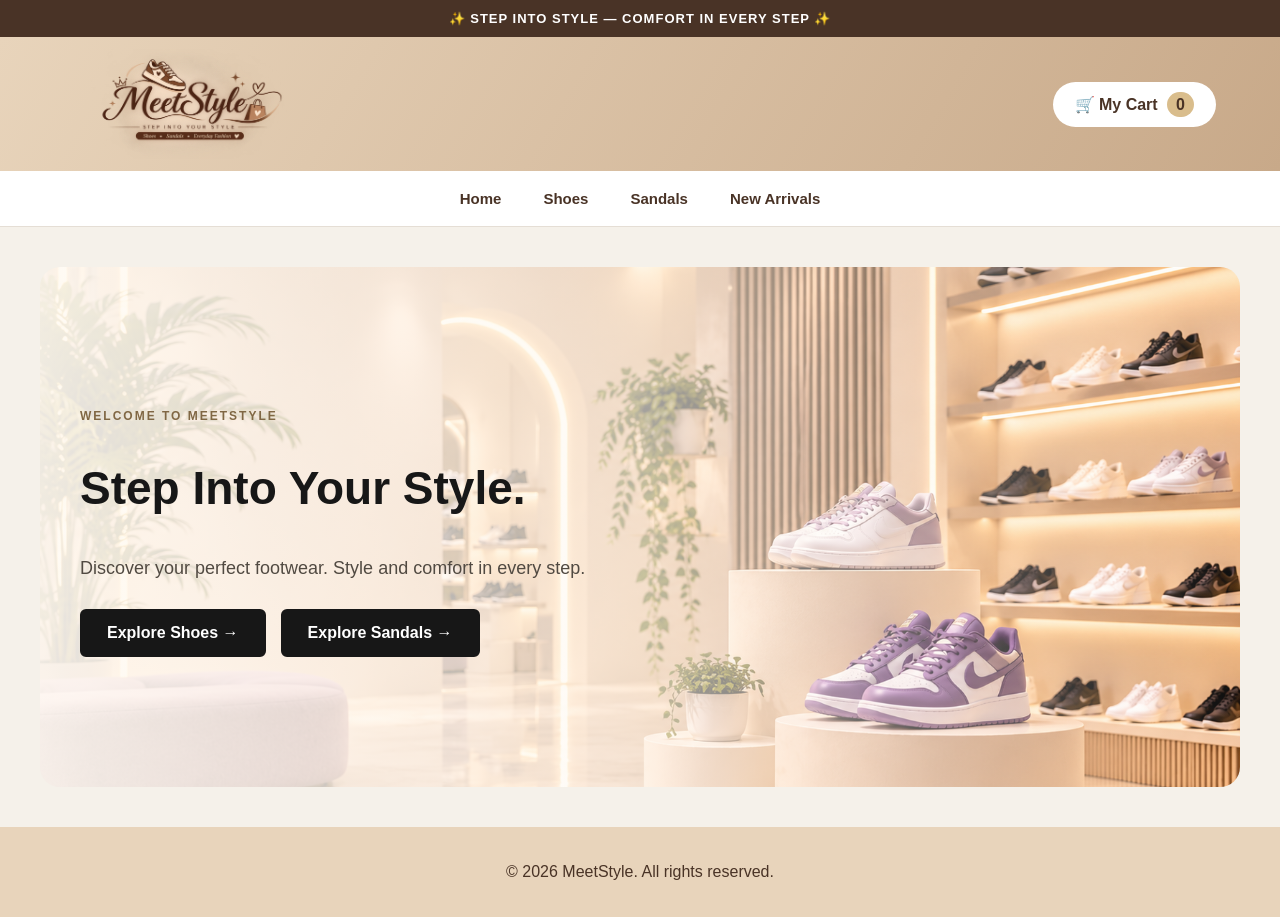
<file: index.html>
<!DOCTYPE html>
<html>
<head>
    <title>MeetStyle</title>
    <meta http-equiv="refresh" content="0; url=HTML_Basic/index.html">
</head>
<body>
    <p>Opening MeetStyle...</p>
</body>
</html>
</file>
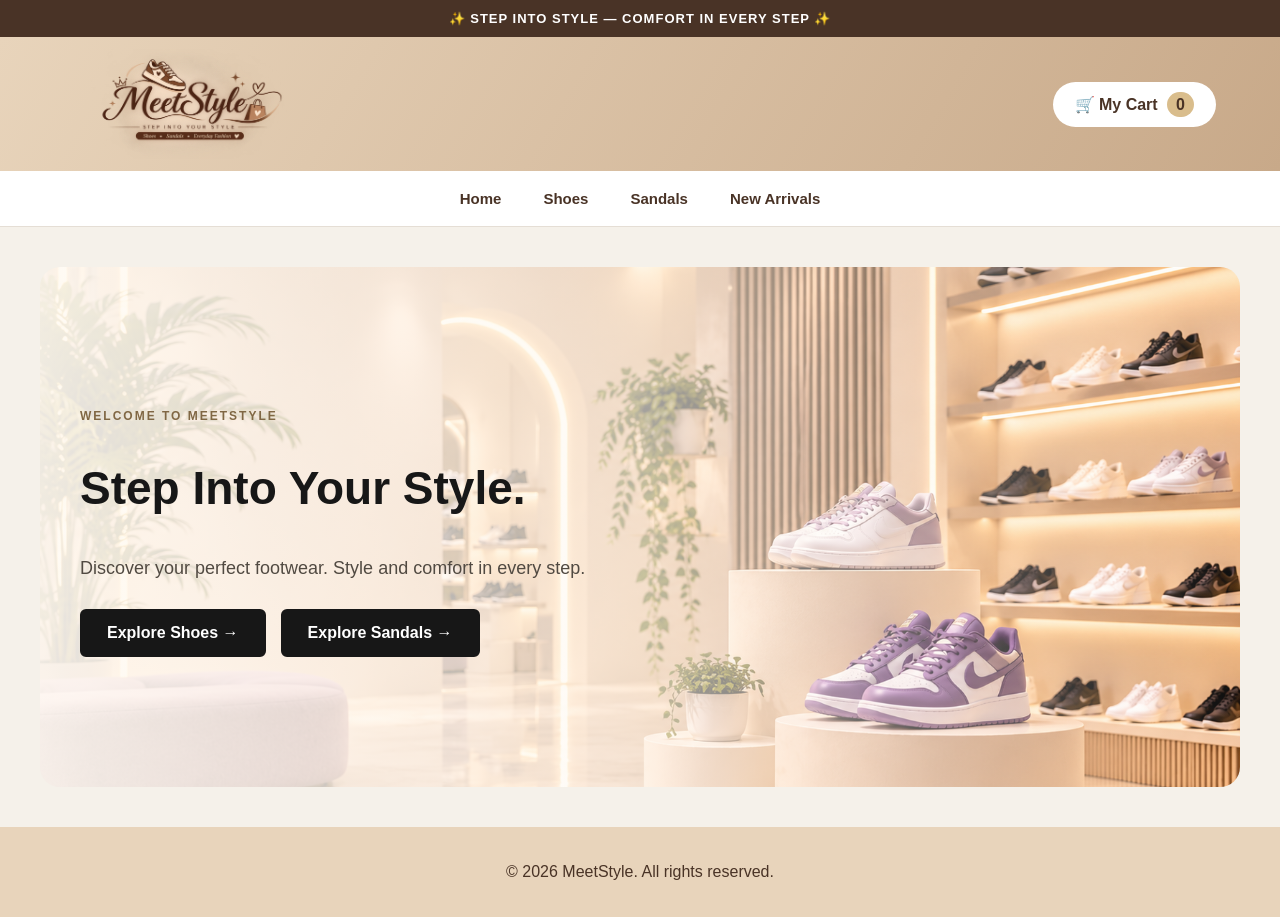
<file: HTML_Basic/index.html>
<!DOCTYPE html>
<html lang="en">

<head>
    <meta charset="UTF-8">
    <meta name="viewport" content="width=device-width, initial-scale=1.0">
    <title>MeetStyle - Shoes & Sandals</title>
    <link rel="stylesheet" href="style.css">
    
<header class="store-header">

    <!-- Top Announcement -->
    <div class="announcement-bar">
    ✨ STEP INTO STYLE — COMFORT IN EVERY STEP ✨
</div>

    <!-- Logo and Cart -->
    <div class="store-mainbar">

        <a href="index.html" class="store-logo">
            <img src="images/MeetStyle-logo.png.png"
                 alt="MeetStyle"
                 class="meetstyle-logo-image">
        </a>

        <div class="store-cart">
            <a href="cart.html">
                🛒 My Cart
                <span id="header-cart-count">0</span>
            </a>
        </div>

    </div>

    <!-- Main Navigation -->
    <nav class="store-navigation">
        <a href="index.html">Home</a>
        <a href="shoes.html">Shoes</a>
        <a href="sandals.html">Sandals</a>
        <a href="shoes-collection.html">New Arrivals</a>
       
    </nav>

</header>


</header>


    <main class="home-page">

        <section class="home-hero">

            <div class="home-hero-content">

                <p class="hero-label">WELCOME TO MEETSTYLE</p>

                <h2>Step Into Your Style.</h2>

                <p>
                    Discover your perfect footwear.
                    Style and comfort in every step.
                </p>

                <div class="home-buttons">
                    <a href="shoes.html" class="shop-btn">
                        Explore Shoes →
                    </a>

                    <a href="collections.html#sandals" class="shop-btn">
                        Explore Sandals →
                    </a>
                </div>

            </div>

        </section>

    </main>

    <footer>
        <p>© 2026 MeetStyle. All rights reserved.</p>
    </footer>

    <script src="script.js"></script>

</body>
</html>
</file>
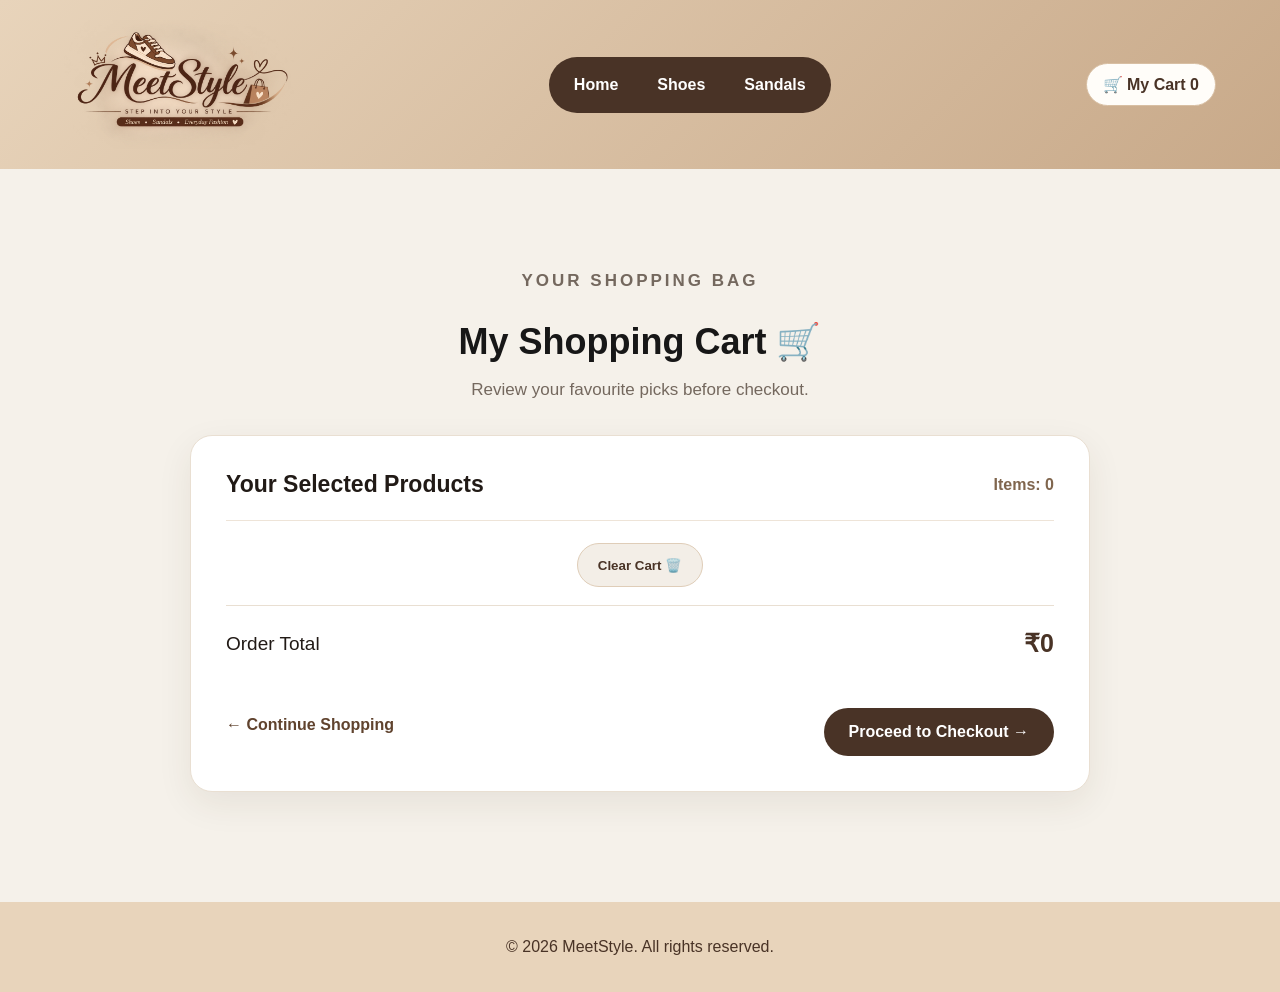
<file: HTML_Basic/cart.html>
<!DOCTYPE html>
<html lang="en">

<head>
    <meta charset="UTF-8">
    <meta name="viewport" content="width=device-width, initial-scale=1.0">
    <title>My Cart - MeetStyle</title>
    <link rel="stylesheet" href="style.css">
</head>

<body>

    <header class="site-header">
        <div class="header-brand">
            <img src="images/MeetStyle-logo.png.png"
                 alt="MeetStyle"
                 class="meetstyle-logo-image">
        </div>

        <nav>
            <a href="index.html">Home</a>
            <a href="shoes.html">Shoes</a>
            <a href="sandals.html">Sandals</a>
        </nav>

        <a href="cart.html" class="cart-badge">
            🛒 My Cart <span id="header-cart-count">0</span>
        </a>
    </header>

    <main class="cart-page">

        <section class="cart-heading">
            <p class="cart-eyebrow">YOUR SHOPPING BAG</p>
            <h1>My Shopping Cart 🛒</h1>
            <p>Review your favourite picks before checkout.</p>
        </section>

        <section class="cart-card">

            <div class="cart-card-heading">
                <h2>Your Selected Products</h2>
                <span class="cart-item-count">
                    Items: <span id="cart-count">0</span>
                </span>
            </div>

            <ul id="cart-items"></ul>

            <div class="cart-actions">
                <button type="button"
                        class="clear-cart-btn"
                        onclick="clearCart()">
                    Clear Cart 🗑️
                </button>
            </div>

            <div class="cart-total-row">
                <span>Order Total</span>
                <strong>₹<span id="cart-total">0</span></strong>
            </div>

            <div class="cart-bottom-actions">
                <a href="index.html" class="continue-shopping">
                    ← Continue Shopping
                </a>

                <a href="checkout.html" class="checkout-btn">
                    Proceed to Checkout →
                </a>
            </div>

        </section>

    </main>

    <footer>
        <p>© 2026 MeetStyle. All rights reserved.</p>
    </footer>

    <script src="script.js"></script>

</body>
</html>
</file>
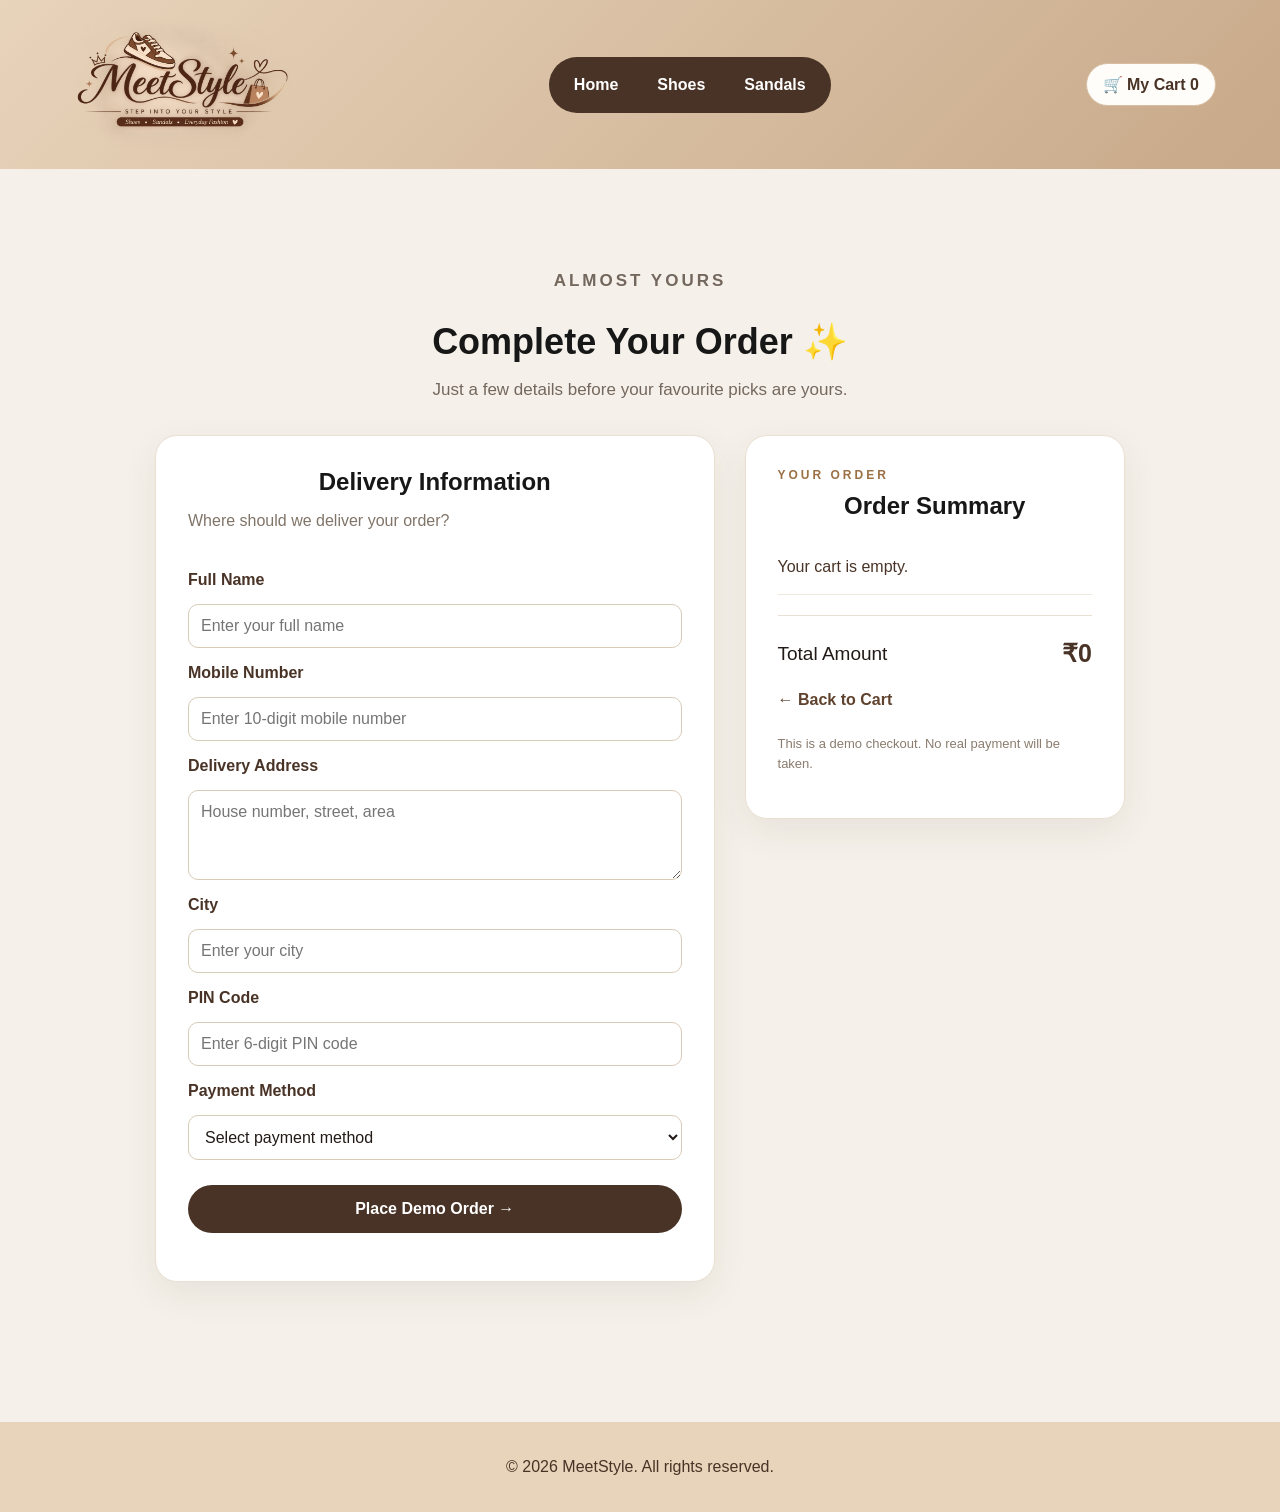
<file: HTML_Basic/checkout.html>
<!DOCTYPE html>
<html lang="en">

<head>
    <meta charset="UTF-8">
    <meta name="viewport" content="width=device-width, initial-scale=1.0">
    <title>Checkout - MeetStyle</title>
    <link rel="stylesheet" href="style.css">
</head>

<body>

    <header class="site-header">
        <div class="header-brand">
            <img src="images/MeetStyle-logo.png.png"
                 alt="MeetStyle"
                 class="meetstyle-logo-image">
        </div>

        <nav>
            <a href="index.html">Home</a>
            <a href="shoes.html">Shoes</a>
            <a href="sandals.html">Sandals</a>
        </nav>

        <a href="cart.html" class="cart-badge">
            🛒 My Cart <span id="header-cart-count">0</span>
        </a>
    </header>

    <main class="checkout-page">

        <section class="checkout-heading">
            <p class="cart-eyebrow">ALMOST YOURS</p>
            <h1>Complete Your Order ✨</h1>
            <p>Just a few details before your favourite picks are yours.</p>
        </section>

        <div class="checkout-layout">

            <section class="checkout-form-section">
                <h2>Delivery Information</h2>
                <p class="checkout-card-subtitle">
                    Where should we deliver your order?
                </p>

                <form id="checkout-form">

                    <label for="customer-name">Full Name</label>
                    <input
                        type="text"
                        id="customer-name"
                        placeholder="Enter your full name"
                        required
                    >

                    <label for="customer-phone">Mobile Number</label>
                    <input
                        type="tel"
                        id="customer-phone"
                        placeholder="Enter 10-digit mobile number"
                        pattern="[0-9]{10}"
                        maxlength="10"
                        required
                    >

                    <label for="customer-address">Delivery Address</label>
                    <textarea
                        id="customer-address"
                        placeholder="House number, street, area"
                        required
                    ></textarea>

                    <label for="customer-city">City</label>
                    <input
                        type="text"
                        id="customer-city"
                        placeholder="Enter your city"
                        required
                    >

                    <label for="customer-pincode">PIN Code</label>
                    <input
                        type="text"
                        id="customer-pincode"
                        placeholder="Enter 6-digit PIN code"
                        pattern="[0-9]{6}"
                        maxlength="6"
                        required
                    >

                    <label for="payment-method">Payment Method</label>
                    <select id="payment-method" required>
                        <option value="">Select payment method</option>
                        <option value="cod">Cash on Delivery</option>
                        <option value="upi">UPI (Demo Only)</option>
                    </select>

                    <button type="submit" class="checkout-submit">
                        Place Demo Order →
                    </button>

                </form>

                <p id="checkout-message" role="status"></p>
            </section>

            <aside class="checkout-summary">

                <p class="summary-eyebrow">YOUR ORDER</p>
                <h2>Order Summary</h2>

                <ul id="checkout-items"></ul>

                <div class="summary-total">
                    <span>Total Amount</span>
                    <strong>₹<span id="checkout-total">0</span></strong>
                </div>

                <a href="cart.html" class="back-to-cart">
                    ← Back to Cart
                </a>

                <p class="demo-note">
                    This is a demo checkout. No real payment will be taken.
                </p>

            </aside>

        </div>

    </main>

    <footer>
        <p>© 2026 MeetStyle. All rights reserved.</p>
    </footer>

    <script src="script.js"></script>

    <script>
        let checkoutCart =
            JSON.parse(localStorage.getItem("stepStyleCart")) || [];

        const checkoutItems =
            document.getElementById("checkout-items");

        const checkoutTotal =
            document.getElementById("checkout-total");

        const checkoutMessage =
            document.getElementById("checkout-message");

        function showOrderSummary() {

            checkoutItems.innerHTML = "";

            let total = 0;

            if (checkoutCart.length === 0) {
                const emptyItem = document.createElement("li");
                emptyItem.textContent = "Your cart is empty.";
                checkoutItems.appendChild(emptyItem);
            }

            checkoutCart.forEach(function(product) {

                const item = document.createElement("li");

                item.textContent =
                    product.name + " - ₹" +
                    Number(product.price).toLocaleString("en-IN");

                checkoutItems.appendChild(item);

                total += Number(product.price) || 0;
            });

            checkoutTotal.textContent =
                total.toLocaleString("en-IN");
        }

        showOrderSummary();

        document.getElementById("checkout-form")
            .addEventListener("submit", function(event) {

                event.preventDefault();

                if (checkoutCart.length === 0) {
                    checkoutMessage.textContent =
                        "Your cart is empty. Please add a product first.";
                    return;
                }

                checkoutMessage.textContent =
                    "Demo order form submitted successfully! " +
                    "No real order was placed and no payment was taken.";
            });
    </script>

</body>
</html>
</file>
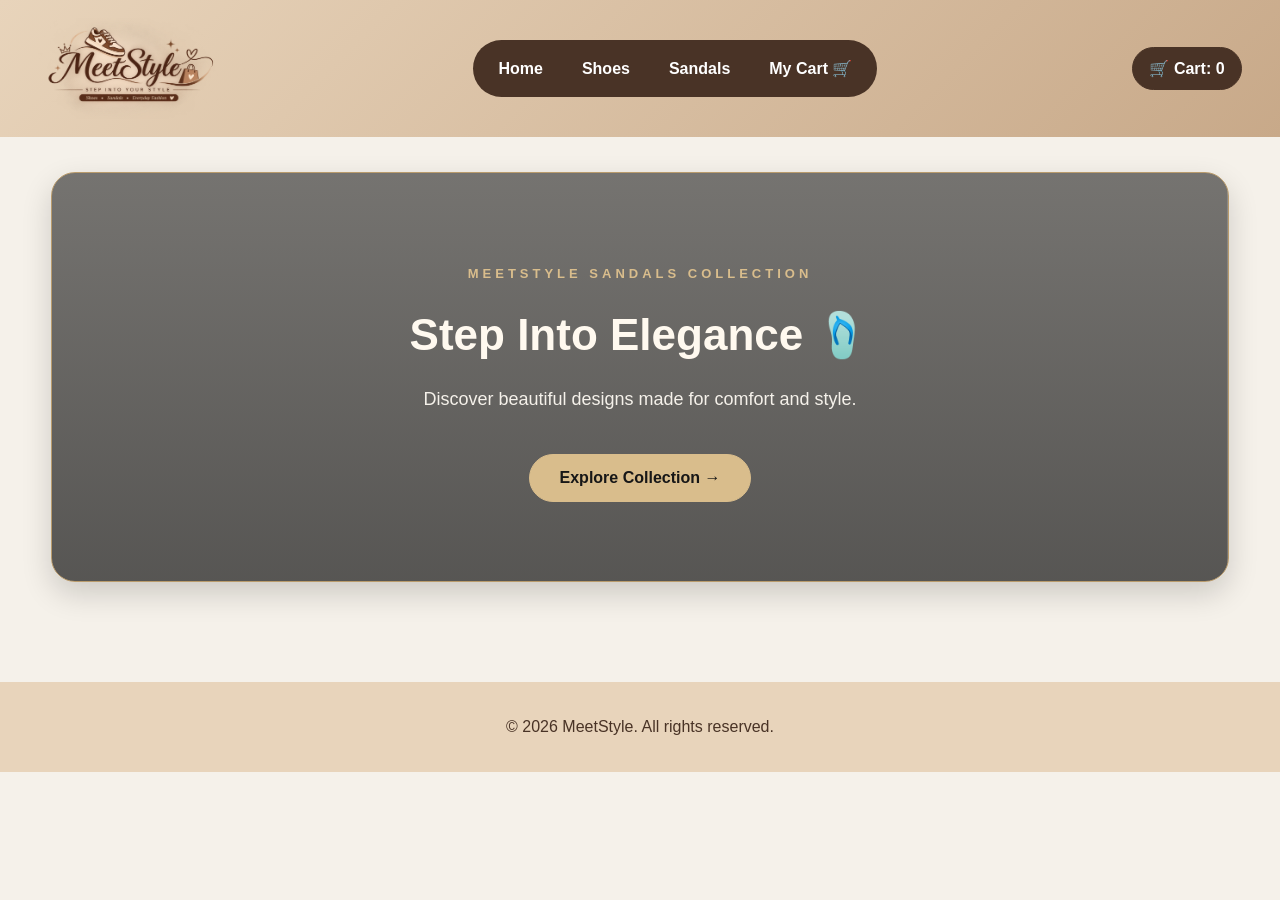
<file: HTML_Basic/collections.html>
<!DOCTYPE html>
<html lang="en">
<head>
    <meta charset="UTF-8">
    <meta name="viewport" content="width=device-width, initial-scale=1.0">
    <title>MeetStyle - Sandals</title>
    <link rel="stylesheet" href="style.css">
</head>
<body>

<header class="site-header collection-header">
    <div class="header-brand">
        <img src="images/MeetStyle-logo.png.png"
             alt="MeetStyle"
             class="meetstyle-logo-image">
    </div>

    <nav>
        <a href="index.html">Home</a>
        <a href="shoes.html">Shoes</a>
        <a href="sandals.html">Sandals</a>
        <a href="cart.html">My Cart 🛒</a>
    </nav>

    <div class="cart-badge">
        🛒 Cart: <span id="header-cart-count">0</span>
    </div>
</header>

<main class="collection-page sandals-page">
    <section class="collection-hero sandals-hero">
        <p class="featured-label">MEETSTYLE SANDALS COLLECTION</p>
        <h1>Step Into Elegance 🩴</h1>
        <p>Discover beautiful designs made for comfort and style.</p>

        <a href="collections.html" class="hero-shop-btn">
            Explore Collection →
        </a>
    </section>
</main>

<footer>
    <p>© 2026 MeetStyle. All rights reserved.</p>
</footer>

<script src="script.js"></script>
</body>
</html>
</file>
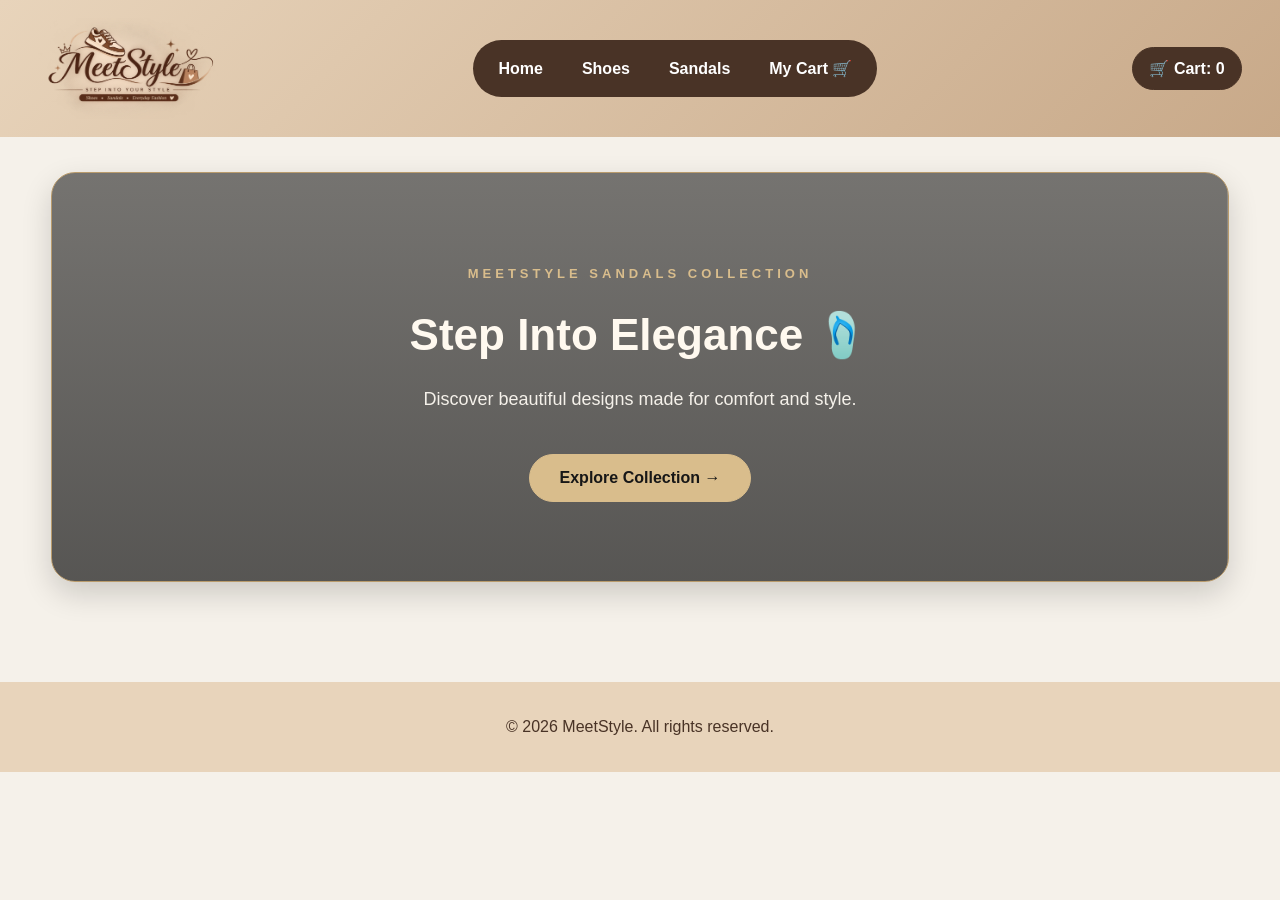
<file: HTML_Basic/sandals.html>
<!DOCTYPE html>
<html lang="en">
<head>
    <meta charset="UTF-8">
    <meta name="viewport" content="width=device-width, initial-scale=1.0">
    <title>MeetStyle - Sandals</title>
    <link rel="stylesheet" href="style.css">
</head>
<body>

<header class="site-header collection-header">
    <div class="header-brand">
        <img src="images/MeetStyle-logo.png.png"
             alt="MeetStyle"
             class="meetstyle-logo-image">
    </div>

    <nav>
        <a href="index.html">Home</a>
        <a href="shoes.html">Shoes</a>
        <a href="sandals.html">Sandals</a>
        <a href="cart.html">My Cart 🛒</a>
    </nav>

    <div class="cart-badge">
        🛒 Cart: <span id="header-cart-count">0</span>
    </div>
</header>

<main class="collection-page sandals-page">
    <section class="collection-hero sandals-hero">
        <p class="featured-label">MEETSTYLE SANDALS COLLECTION</p>
        <h1>Step Into Elegance 🩴</h1>
        <p>Discover beautiful designs made for comfort and style.</p>

        <a href="sandals-collection.html" class="hero-shop-btn">
    Explore Collection →
</a>
    </section>
</main>

<footer>
    <p>© 2026 MeetStyle. All rights reserved.</p>
</footer>

<script src="script.js"></script>
</body>
</html>
</file>
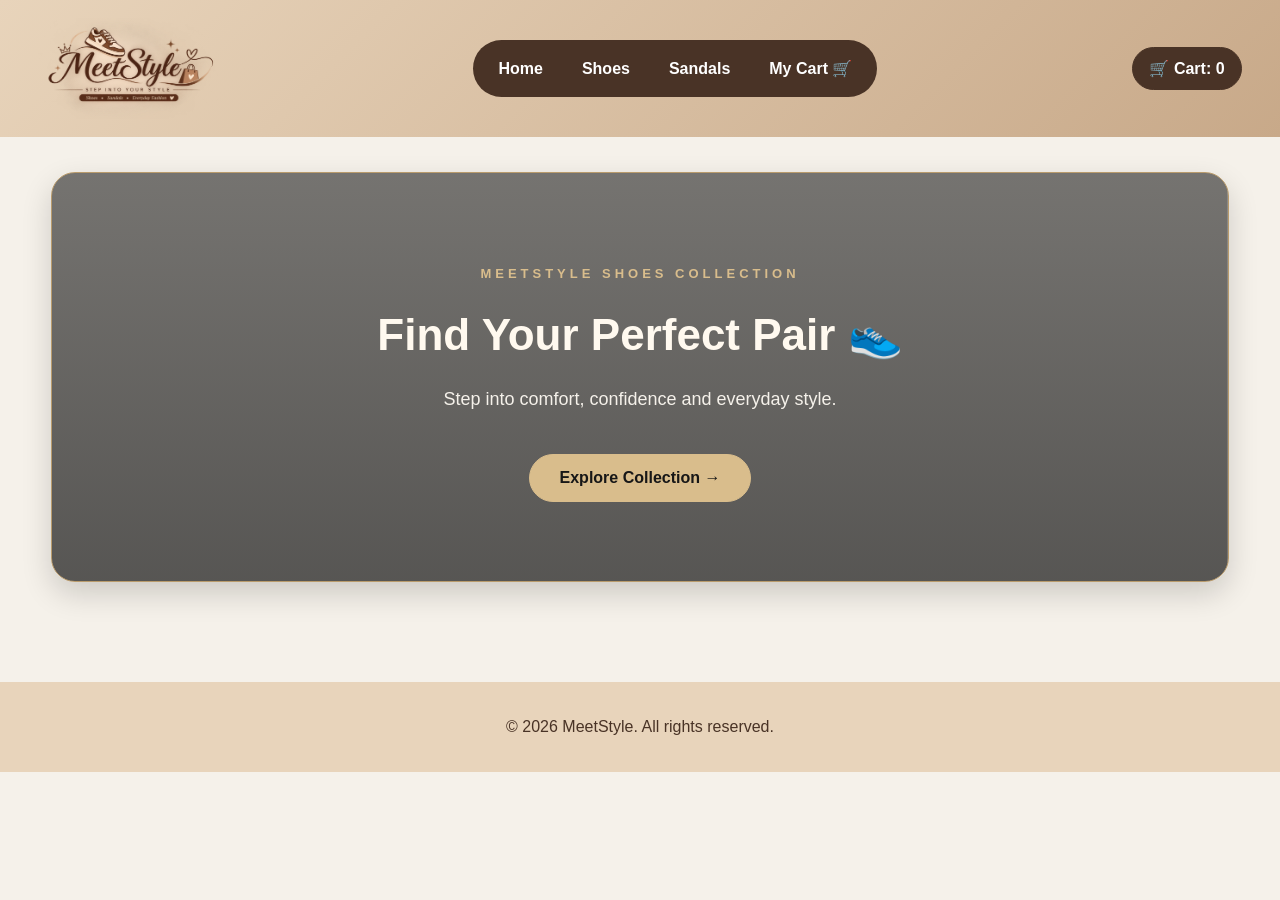
<file: HTML_Basic/shoes.html>
<!DOCTYPE html>
<html lang="en">
<head>
    <meta charset="UTF-8">
    <meta name="viewport" content="width=device-width, initial-scale=1.0">
    <title>MeetStyle - Shoes</title>
    <link rel="stylesheet" href="style.css">
</head>
<body>

<header class="site-header collection-header">
    <div class="header-brand">
        <img src="images/MeetStyle-logo.png.png"
             alt="MeetStyle"
             class="meetstyle-logo-image">
    </div>

    <nav>
        <a href="index.html">Home</a>
        <a href="shoes.html">Shoes</a>
        <a href="sandals.html">Sandals</a>
        <a href="cart.html">My Cart 🛒</a>
    </nav>

    <div class="cart-badge">
        🛒 Cart: <span id="header-cart-count">0</span>
    </div>
</header>

<main class="collection-page shoes-page">
    <section class="collection-hero shoes-hero">
        <p class="featured-label">MEETSTYLE SHOES COLLECTION</p>
        <h1>Find Your Perfect Pair 👟</h1>
        <p>Step into comfort, confidence and everyday style.</p>

       <a href="shoes-collection.html" class="hero-shop-btn">
    Explore Collection →
</a>
    </section>
</main>

<footer>
    <p>© 2026 MeetStyle. All rights reserved.</p>
</footer>

<script src="script.js"></script>
</body>
</html>
</file>
<file: HTML_Basic/style.css>
/* =========================================
   MEETSTYLE - COMPLETE CLEAN CSS
   Theme: Black + Ivory + Champagne Gold
   Navigation: Mocha Brown
========================================= */


/* 1. COMMON SETTINGS */

* {
    box-sizing: border-box;
}

html {
    width: 100%;
    overflow-x: hidden;
    scroll-behavior: smooth;
}

body {
    margin: 0;
    font-family: Arial, sans-serif;
    background-color: #F5F1EA;
    color: #171717;
}

img {
    max-width: 100%;
}

button {
    font-family: inherit;
    cursor: pointer;
    min-height: 44px;
}

a {
    transition: 0.3s ease;
}


/* 2. COMMON HEADER AND NAVIGATION */

.site-header {
    width: 100%;
    min-height: 120px;
    padding: 20px 5%;
    display: flex;
    align-items: center;
    justify-content: space-between;
    gap: 20px;
    background: linear-gradient(135deg, #E8D4BB, #C8A989);
    color: #171717;
}

.header-brand {
    display: flex;
    align-items: center;
    justify-content: center;
    flex-shrink: 0;
}

.meetstyle-logo {
    font-family: "Brush Script MT", "Segoe Script", cursive;
    font-size: 58px;
    font-weight: 600;
    color: #493326;
    margin: 0;
}

.meetstyle-logo-image {
    display: block;
    width: 230px;
    max-width: 100%;
    height: auto;
}

.site-header nav {
    display: flex;
    align-items: center;
    justify-content: center;
    flex-wrap: wrap;
    gap: 5px;
    padding: 8px;
    background: #493326;
    border-radius: 30px;
}

.site-header nav a {
    padding: 11px 17px;
    color: #FFFFFF;
    text-decoration: none;
    font-weight: bold;
    border-radius: 25px;
}

.site-header nav a:hover {
    color: #171717;
    background: #D9BD8C;
}

.site-header .cart-badge {
    padding: 11px 16px;
    background: #FFFDF9;
    color: #493326;
    border: 1px solid #D8BFA3;
    border-radius: 25px;
    font-weight: bold;
    white-space: nowrap;
}


/* 3. MAIN CONTENT */

main {
    width: 100%;
    padding: 30px 20px;
    text-align: center;
}

main > h2 {
    color: #171717;
    font-size: 30px;
    margin-bottom: 10px;
}

main > p {
    color: #655C51;
}


/* 4. PRODUCT CONTAINER */

.product-container {
    display: flex;
    flex-wrap: wrap;
    justify-content: center;
    align-items: stretch;
    gap: 28px;
    padding: 30px 10px;
}

.product-card {
    width: 335px;
    max-width: 100%;
    padding: 20px;
    background: #FFFFFF;
    border: 1px solid #E7DFD2;
    border-radius: 20px;
    box-shadow: 0 7px 22px rgba(0, 0, 0, 0.08);
    text-align: center;
    transition: 0.3s ease;
}

.product-card:hover {
    transform: translateY(-5px);
    box-shadow: 0 12px 28px rgba(0, 0, 0, 0.13);
}

.product-card img {
    display: block;
    width: 100%;
    height: 220px;
    object-fit: contain;
    background: #F5F1EA;
    border-radius: 14px;
    margin-bottom: 18px;
}

.product-card h3 {
    color: #171717;
    margin: 12px 0;
    font-size: 21px;
}

.product-card p {
    color: #806744;
    font-size: 19px;
    font-weight: bold;
}


/* 5. PRODUCT BUTTONS */

.product-card button {
    width: 100%;
    margin-top: 10px;
    padding: 12px 20px;
    background: #171717;
    color: #FFFFFF;
    border: 1px solid #171717;
    border-radius: 25px;
    font-size: 15px;
    font-weight: bold;
    transition: 0.3s ease;
}

.product-card button:hover {
    background: #D9BD8C;
    color: #171717;
    border-color: #D9BD8C;
}

.product-card .details-btn {
    background: #D9BD8C;
    color: #171717;
    border: 1px solid #D9BD8C;
}

.product-card .details-btn:hover {
    background: #171717;
    color: #FFFFFF;
    border-color: #171717;
}


/* 6. SEARCH BAR
   Kept for pages that still use search.
   Shoes and Sandals pages do not have search.
*/

.search-container {
    width: 100%;
    max-width: 450px;
    margin: 25px auto 10px;
}

#searchInput {
    width: 100%;
    padding: 14px 18px;
    border: 1px solid #CBB895;
    border-radius: 30px;
    background: #FFFFFF;
    color: #171717;
    font-size: 16px;
    outline: none;
}

#searchInput:focus {
    border-color: #806744;
    box-shadow: 0 0 8px rgba(128, 103, 68, 0.15);
}


/* 7. CATEGORY FILTER */

.category-filter {
    display: flex;
    justify-content: center;
    flex-wrap: wrap;
    gap: 12px;
    margin: 25px 0 10px;
}

.category-btn {
    padding: 11px 20px;
    border: 1px solid #CBB895;
    border-radius: 25px;
    background: #FFFFFF;
    color: #171717;
    font-size: 15px;
    font-weight: bold;
    transition: 0.3s ease;
}

.category-btn:hover,
.category-btn.active {
    background: #493326;
    color: #FFFFFF;
}


/* 8. SHOPPING CART */

#cart {
    width: 100%;
    max-width: 700px;
    margin: 20px auto 35px;
    padding: 25px;
    background: #FFFFFF;
    border: 1px solid #E7DFD2;
    border-radius: 20px;
    box-shadow: 0 7px 22px rgba(0, 0, 0, 0.08);
    text-align: left;
}

#cart h2 {
    color: #171717;
    text-align: center;
}

#cart ul {
    padding-left: 25px;
}

#cart li {
    padding: 10px 0;
    margin-bottom: 8px;
    line-height: 1.8;
    overflow-wrap: anywhere;
}

#cart li button,
#cart > button {
    background: #D9BD8C;
    color: #171717;
    border: none;
    border-radius: 20px;
    padding: 9px 15px;
    font-weight: bold;
}

#cart li button {
    margin-left: 8px;
}

#cart li button:hover,
#cart > button:hover {
    background: #171717;
    color: #FFFFFF;
}

#cart h3 {
    color: #171717;
    border-top: 1px solid #E7DFD2;
    padding-top: 15px;
}


/* 9. REVIEWS */

#reviews {
    width: 100%;
    max-width: 700px;
    margin: 30px auto;
    padding: 25px;
    background: #FFFFFF;
    border: 1px solid #E7DFD2;
    border-radius: 20px;
    text-align: left;
}

#reviews h2 {
    color: #171717;
    text-align: center;
}

#review-form label {
    display: block;
    margin-top: 15px;
    font-weight: bold;
    color: #493326;
}

#review-form input,
#review-form select,
#review-form textarea {
    width: 100%;
    padding: 12px;
    margin-top: 7px;
    border: 1px solid #D8CBB7;
    border-radius: 10px;
    font: inherit;
}

#review-form textarea {
    min-height: 100px;
    resize: vertical;
}

#review-form button {
    margin-top: 18px;
    padding: 12px 20px;
    background: #171717;
    color: #FFFFFF;
    border: none;
    border-radius: 20px;
}

#review-form button:hover {
    background: #D9BD8C;
    color: #171717;
}

.review-item {
    margin-top: 18px;
    padding: 15px;
    background: #F5F1EA;
    border-radius: 12px;
}


/* 10. PRODUCT DETAILS PAGE */

.product-detail-layout {
    display: flex;
    align-items: center;
    justify-content: center;
    gap: 40px;
    width: 100%;
    max-width: 1000px;
    margin: 35px auto;
    padding: 30px;
    background: #FFFFFF;
    border: 1px solid #E7DFD2;
    border-radius: 24px;
    text-align: left;
}

.product-detail-image,
.product-detail-info {
    flex: 1;
    min-width: 0;
}

.product-detail-image img {
    display: block;
    width: 100%;
    height: 350px;
    object-fit: contain;
    background: #F5F1EA;
    border-radius: 18px;
}

.product-detail-info h2 {
    color: #171717;
    font-size: 30px;
}

#detail-price {
    color: #806744;
    font-size: 25px;
}

#detail-description {
    color: #655C51;
    line-height: 1.8;
}

#details-add-to-cart {
    padding: 13px 22px;
    margin: 12px 0;
    background: #171717;
    color: #FFFFFF;
    border: none;
    border-radius: 25px;
    font-weight: bold;
    cursor: pointer;
}

#details-add-to-cart:hover {
    background: #D9BD8C;
    color: #171717;
}

.product-detail-info a {
    color: #493326;
    text-decoration: none;
}


/* 11. CHECKOUT PAGE */

.checkout-layout {
    display: grid;
    grid-template-columns: minmax(0, 1.3fr) minmax(0, 1fr);
    gap: 25px;
    width: 100%;
    max-width: 1000px;
    margin: 30px auto;
    padding: 0 15px;
    text-align: left;
    align-items: start;
}

.checkout-form-section,
.checkout-summary {
    width: 100%;
    min-width: 0;
    padding: 25px;
    background: #FFFFFF;
    border: 1px solid #E7DFD2;
    border-radius: 20px;
    box-shadow: 0 7px 22px rgba(0, 0, 0, 0.07);
}

.checkout-form-section h2,
.checkout-summary h2 {
    color: #171717;
    text-align: center;
}

#checkout-form label {
    display: block;
    margin-top: 16px;
    font-weight: bold;
    color: #493326;
}

#checkout-form input,
#checkout-form textarea,
#checkout-form select {
    display: block;
    width: 100%;
    margin-top: 7px;
    padding: 12px;
    border: 1px solid #D8CBB7;
    border-radius: 10px;
    font: inherit;
    background: #FFFFFF;
}

#checkout-form textarea {
    min-height: 90px;
    resize: vertical;
}

#checkout-form input:focus,
#checkout-form textarea:focus,
#checkout-form select:focus {
    outline: none;
    border-color: #806744;
    box-shadow: 0 0 7px rgba(128, 103, 68, 0.15);
}

.checkout-submit {
    width: 100%;
    margin-top: 22px;
    padding: 14px;
    background: #171717;
    color: #FFFFFF;
    border: none;
    border-radius: 25px;
    font-weight: bold;
    cursor: pointer;
}

.checkout-submit:hover {
    background: #D9BD8C;
    color: #171717;
}

.checkout-summary li {
    padding: 12px 0;
    line-height: 1.6;
    overflow-wrap: anywhere;
}

.checkout-summary h3 {
    color: #171717;
    border-top: 1px solid #E7DFD2;
    padding-top: 15px;
}

#checkout-message {
    color: #493326;
    line-height: 1.6;
    overflow-wrap: anywhere;
}


/* 12. COMMON LINKS AND BUTTONS */

.checkout-btn {
    display: inline-block;
    margin-top: 15px;
    padding: 13px 22px;
    background: #171717;
    color: #FFFFFF;
    text-decoration: none;
    font-weight: bold;
    border-radius: 25px;
}

.checkout-btn:hover {
    background: #D9BD8C;
    color: #171717;
}


/* 13. HOMEPAGE */

.home-page {
    padding: 20px !important;
}

.home-hero {
    display: flex;
    align-items: center;
    width: 100%;
    max-width: 1200px;
    min-height: 520px;
    margin: 20px auto;
    padding: 50px 40px;
    background-image:
        linear-gradient(
            to right,
            rgba(255, 250, 243, 0.92),
            rgba(255, 250, 243, 0.65),
            rgba(255, 250, 243, 0.05)
        ),
        url("images/back ground.png");
    background-size: cover;
    background-position: center;
    background-repeat: no-repeat;
    border-radius: 20px;
}

.home-hero-content {
    max-width: 550px;
    text-align: left;
}

.hero-label {
    color: #806744;
    font-size: 12px;
    font-weight: bold;
    letter-spacing: 2px;
}

.home-hero-content h2 {
    color: #171717;
    font-size: 46px;
}

.home-hero-content > p:not(.hero-label) {
    color: #514A42;
    font-size: 18px;
    line-height: 1.7;
}

.home-buttons {
    display: flex;
    align-items: center;
    flex-wrap: wrap;
    gap: 15px;
    margin-top: 25px;
}

.shop-btn {
    display: inline-block;
    padding: 13px 25px;
    background: #171717;
    color: #FFFFFF;
    text-decoration: none;
    border: 2px solid #171717;
    border-radius: 6px;
    font-size: 16px;
    font-weight: bold;
    text-align: center;
}

.shop-btn:hover {
    background: #D9BD8C;
    color: #171717;
    border-color: #D9BD8C;
    transform: translateY(-3px);
}

.secondary-btn {
    background: transparent;
    color: #171717;
}

.secondary-btn:hover {
    background: #171717;
    color: #FFFFFF;
}


/* 14. SHOES AND SANDALS COLLECTION PAGES */

/* Collection Header */

.collection-header {
    display: flex;
    align-items: center;
    justify-content: space-between;
    gap: 18px;
    min-height: 110px;
    padding: 18px 3%;
    background: linear-gradient(135deg, #E8D4BB, #C8A989);
}

.collection-header .header-brand {
    margin: 0;
}

.collection-header .meetstyle-logo-image {
    width: 180px;
}

.collection-header nav {
    margin: 0;
    flex-shrink: 0;
}

.collection-header .cart-badge {
    margin: 0;
    background: #493326;
    color: #FFFFFF;
    border-color: #493326;
}


/* Collection Page Background */

.collection-page {
    width: 100%;
    max-width: 100%;
    margin: 0 auto;
    padding: 35px 4% 55px;
    background: #F5F1EA;
    text-align: center;
}


/* Collection Hero */

.collection-hero {
    display: flex;
    flex-direction: column;
    align-items: center;
    justify-content: center;
    width: 100%;
    max-width: 1250px;
    min-height: 410px;
    margin: 0 auto 45px;
    padding: 60px 25px;
    border: 1px solid #B99B6C;
    border-radius: 24px;
    background-position: center;
    background-size: cover;
    background-repeat: no-repeat;
    box-shadow: 0 12px 30px rgba(0, 0, 0, 0.16);
}

.featured-label {
    color: #D9BD8C;
    font-size: 13px;
    font-weight: bold;
    letter-spacing: 4px;
}

.collection-hero h1 {
    color: #FFF9EF;
    font-size: 44px;
    margin: 15px 0;
}

.collection-hero > p:not(.featured-label) {
    max-width: 650px;
    color: #F5F1EA;
    font-size: 18px;
    line-height: 1.7;
    margin: 8px 0 22px;
}


/* Shoes Hero Background Image */

.shoes-hero {
    background-image:
        linear-gradient(
            rgba(12, 12, 12, 0.55),
            rgba(12, 12, 12, 0.68)
        ),
        url("https://images.unsplash.com/photo-1542291026-7eec264c27ff?w=1600");
}


/* Sandals Hero Background Image */

.sandals-hero {
    background-image:
        linear-gradient(
            rgba(12, 12, 12, 0.55),
            rgba(12, 12, 12, 0.68)
        ),
        url("https://images.unsplash.com/photo-1543163521-1bf539c55dd2?w=1600");
}


/* Explore Collection Button */

.hero-shop-btn {
    display: inline-block;
    margin-top: 18px;
    padding: 14px 30px;
    background: #D9BD8C;
    color: #171717;
    border: 1px solid #D9BD8C;
    border-radius: 30px;
    text-decoration: none;
    font-weight: bold;
    transition: 0.3s ease;
}

.hero-shop-btn:hover {
    background: #FFF9EF;
    border-color: #FFF9EF;
    color: #171717;
    transform: translateY(-3px);
}


/* Product Collection Section */

.collection-products {
    width: 100%;
    max-width: 1150px;
    margin: 0 auto;
    padding: 30px 20px;
    background: transparent;
    text-align: center;
}

.collection-products > h2 {
    color: #171717;
    font-size: 30px;
    margin: 0 0 28px;
}


/* Collection Product Grid */

.collection-products .product-container {
    display: grid;
    grid-template-columns: repeat(2, minmax(0, 350px));
    justify-content: center;
    align-items: stretch;
    gap: 32px;
    width: 100%;
    margin: 25px auto;
    padding: 10px;
}

.collection-products .product-card {
    width: 100%;
    max-width: 350px;
    margin: 0 auto;
    padding: 20px;
    background: #FFFFFF;
    border: 1px solid #E7DFD2;
    border-radius: 20px;
    box-shadow: 0 8px 22px rgba(0, 0, 0, 0.08);
    transition: 0.3s ease;
}

.collection-products .product-card:hover {
    transform: translateY(-7px);
    box-shadow: 0 14px 28px rgba(0, 0, 0, 0.14);
}

.collection-products .product-card img {
    display: block;
    width: 100%;
    height: 235px;
    object-fit: cover;
    background: #F5F1EA;
    border-radius: 14px;
    margin-bottom: 15px;
}

.collection-products .product-card h3 {
    color: #171717;
    margin: 17px 0 8px;
    font-size: 21px;
}

.collection-products .product-card p {
    color: #806744;
    font-weight: bold;
    font-size: 19px;
}


/* Collection Product Buttons */

.collection-products .product-card button {
    width: 100%;
    margin: 6px 0;
    padding: 12px 15px;
    border: 1px solid #171717;
    border-radius: 25px;
    background: #171717;
    color: #FFFFFF;
    cursor: pointer;
    font-weight: bold;
    transition: 0.3s ease;
}

.collection-products .product-card button:hover {
    background: #D9BD8C;
    color: #171717;
    border-color: #D9BD8C;
}

.collection-products .product-card .details-btn {
    background: #D9BD8C;
    color: #171717;
    border-color: #D9BD8C;
}

.collection-products .product-card .details-btn:hover {
    background: #171717;
    color: #FFFFFF;
    border-color: #171717;
}


/* Back to Home Button */

.collection-products .back-home-btn {
    display: inline-block;
    margin: 25px auto 5px;
    padding: 13px 26px;
    background: #171717;
    color: #FFFFFF;
    border: 1px solid #171717;
    border-radius: 25px;
    text-decoration: none;
    font-weight: bold;
}

.collection-products .back-home-btn:hover {
    background: #D9BD8C;
    color: #171717;
    border-color: #D9BD8C;
}


/* 15. FOOTER */

footer {
    width: 100%;
    padding: 20px;
    background: #E8D4BB;
    color: #493326;
    text-align: center;
}


/* 16. RESPONSIVE DESIGN */

@media (max-width: 900px) {

    .site-header {
        flex-direction: column;
        justify-content: center;
        text-align: center;
    }

    .checkout-layout {
        grid-template-columns: 1fr;
        max-width: 600px;
        margin: 20px auto;
    }

    .collection-header {
        flex-wrap: wrap;
        justify-content: center;
    }

    .collection-header nav {
        width: 100%;
        order: 3;
    }
}


@media (max-width: 700px) {

    .site-header {
        padding: 20px 12px;
    }

    .meetstyle-logo-image {
        width: 200px;
    }

    .site-header nav {
        width: 100%;
        gap: 3px;
        padding: 7px;
    }

    .site-header nav a {
        padding: 9px 11px;
        font-size: 13px;
    }

    main {
        padding: 20px 12px;
    }

    main > h2 {
        font-size: 25px;
    }

    .product-container {
        flex-direction: column;
        align-items: center;
        padding: 20px 0;
    }

    .product-card {
        width: 100%;
        max-width: 380px;
        padding: 16px;
    }

    .product-card img {
        height: 190px;
    }

    #cart,
    #reviews {
        width: auto;
        margin: 18px 8px;
        padding: 16px;
    }

    #cart li button {
        margin: 6px 0 0;
    }

    #review-form button {
        width: 100%;
    }

    .product-detail-layout {
        flex-direction: column;
        gap: 20px;
        width: auto;
        margin: 20px 8px;
        padding: 18px;
    }

    .product-detail-image,
    .product-detail-info {
        width: 100%;
    }

    .product-detail-image img {
        height: 240px;
    }

    .product-detail-info h2 {
        font-size: 25px;
    }

    .checkout-form-section,
    .checkout-summary {
        padding: 18px;
    }

    .home-hero {
        min-height: 450px;
        padding: 25px 18px;
        background-position: 60% center;
    }

    .home-hero-content h2 {
        font-size: 30px;
    }

    .home-hero-content > p:not(.hero-label) {
        font-size: 15px;
    }

    .home-buttons {
        flex-direction: column;
        align-items: flex-start;
    }

    .shop-btn {
        width: 100%;
        max-width: 250px;
    }

    .collection-header {
        flex-direction: column;
        gap: 14px;
        padding: 18px 12px;
    }

    .collection-header .meetstyle-logo-image {
        width: 190px;
    }

    .collection-header nav {
        width: 100%;
        order: 0;
    }

    .collection-header nav a {
        padding: 9px 10px;
        font-size: 12px;
    }

    .collection-header .cart-badge {
        margin: 0 auto;
    }

    .collection-page {
        padding: 20px 12px 35px;
    }

    .collection-hero {
        min-height: 320px;
        padding: 40px 16px;
        margin-bottom: 25px;
    }

    .collection-hero h1 {
        font-size: 30px;
    }

    .collection-hero > p:not(.featured-label) {
        font-size: 15px;
    }

    .collection-products {
        padding: 20px 8px;
    }

    .collection-products > h2 {
        font-size: 24px;
    }

    .collection-products .product-container {
        grid-template-columns: minmax(0, 380px);
        gap: 22px;
    }

    .collection-products .product-card img {
        height: 210px;
    }
}

/* =================================
   MEETSTYLE PREMIUM STORE HEADER
================================= */

.store-header {
    width: 100%;
    background: #F5F1EA;
}

/* Announcement Bar */

.announcement-bar {
    background: #493326;
    color: #FFFFFF;
    text-align: center;
    padding: 11px;
    font-size: 13px;
    letter-spacing: 1px;
    font-weight: 600;
}

/* Logo and Cart */

.store-mainbar {
    min-height: 125px;
    padding: 12px 5%;
    display: flex;
    align-items: center;
    justify-content: space-between;
    background: linear-gradient(120deg, #E8D4BB, #C8A989);
}

.store-logo img {
    width: 250px;
    max-height: 110px;
    object-fit: contain;
}

.store-cart a {
    display: inline-block;
    text-decoration: none;
    background: #FFFFFF;
    color: #493326;
    padding: 13px 22px;
    border-radius: 30px;
    font-weight: 700;
    transition: 0.3s;
}

.store-cart a:hover {
    background: #493326;
    color: #FFFFFF;
}

.store-cart span {
    background: #D9BD8C;
    padding: 4px 9px;
    border-radius: 20px;
    margin-left: 5px;
}

/* Navigation Bar */

.store-navigation {
    display: flex;
    align-items: center;
    justify-content: center;
    gap: 42px;
    padding: 19px 15px;
    background: #FFFFFF;
    border-bottom: 1px solid #E5DED5;
}

.store-navigation a {
    text-decoration: none;
    color: #493326;
    font-size: 15px;
    font-weight: 600;
    transition: 0.3s;
}

.store-navigation a:hover {
    color: #B28B58;
}

/* Mobile Header */

@media (max-width: 700px) {

    .store-mainbar {
        min-height: 90px;
        padding: 10px 4%;
    }

    .store-logo img {
        width: 155px;
    }

    .store-cart a {
        padding: 10px 13px;
        font-size: 13px;
    }

    .store-navigation {
        gap: 17px;
        padding: 15px 8px;
        flex-wrap: wrap;
    }

    .store-navigation a {
        font-size: 13px;
    }
}

/* =====================================
   MEETSTYLE - CART & CHECKOUT DESIGN
===================================== */

/* Cart page */

.cart-page,
.checkout-page {
    width: 90%;
    max-width: 1180px;
    margin: 55px auto 80px;
    color: #211a16;
}

.cart-heading,
.checkout-heading {
    text-align: center;
    margin-bottom: 35px;
}

.cart-eyebrow {
    color: #9b7045;
    font-size: 12px;
    font-weight: bold;
    letter-spacing: 3px;
    margin-bottom: 12px;
}

.cart-heading h1,
.checkout-heading h1 {
    font-size: 36px;
    color: #171717;
    margin-bottom: 12px;
}

.cart-heading p,
.checkout-heading p {
    color: #74685e;
    font-size: 17px;
}

/* Main cart card */

.cart-card {
    max-width: 900px;
    margin: 0 auto;
    padding: 35px;
    background: #ffffff;
    border: 1px solid #e9dfd2;
    border-radius: 22px;
    box-shadow: 0 12px 35px rgba(65, 45, 30, 0.08);
}

.cart-card-heading {
    display: flex;
    justify-content: space-between;
    align-items: center;
    gap: 15px;
    padding-bottom: 22px;
    border-bottom: 1px solid #eee4d8;
}

.cart-card-heading h2 {
    font-size: 23px;
    margin: 0;
}

.cart-item-count {
    color: #80664e;
    font-weight: 600;
}

/* Cart product list */

.cart-page #cart-items {
    list-style: none;
    padding: 0;
    margin: 0;
}

.cart-page #cart-items li {
    display: flex;
    justify-content: space-between;
    align-items: center;
    flex-wrap: wrap;
    gap: 12px;
    padding: 22px 10px;
    border-bottom: 1px solid #eee8df;
    font-size: 16px;
}

/* Cart buttons */

.cart-actions {
    margin-top: 22px;
}

.clear-cart-btn {
    background: #f3eee7;
    color: #493326;
    border: 1px solid #dfcdb8;
    padding: 11px 20px;
    border-radius: 25px;
    font-weight: 600;
    cursor: pointer;
}

.clear-cart-btn:hover {
    background: #e7d5bf;
}

.cart-total-row,
.summary-total {
    display: flex;
    justify-content: space-between;
    align-items: center;
    gap: 15px;
    padding: 23px 0;
    margin-top: 18px;
    border-top: 1px solid #e9dfd2;
    font-size: 19px;
}

.cart-total-row strong,
.summary-total strong {
    font-size: 25px;
    color: #493326;
}

.cart-bottom-actions {
    display: flex;
    justify-content: space-between;
    align-items: center;
    gap: 15px;
    flex-wrap: wrap;
    margin-top: 12px;
}

.continue-shopping,
.back-to-cart {
    color: #60432e;
    font-weight: 600;
    text-decoration: none;
}

.continue-shopping:hover,
.back-to-cart:hover {
    text-decoration: underline;
}

.checkout-btn,
.checkout-submit {
    display: inline-block;
    background: #493326;
    color: #ffffff;
    padding: 15px 25px;
    border: none;
    border-radius: 30px;
    font-weight: bold;
    text-decoration: none;
    cursor: pointer;
    transition: 0.3s;
}

.checkout-btn:hover,
.checkout-submit:hover {
    background: #bd9567;
    color: #171717;
}

/* Checkout page layout */

.checkout-layout {
    display: grid;
    grid-template-columns: 1.25fr 0.85fr;
    gap: 30px;
    align-items: start;
}

.checkout-form-section,
.checkout-summary {
    background: #ffffff;
    padding: 32px;
    border: 1px solid #e9dfd2;
    border-radius: 22px;
    box-shadow: 0 12px 35px rgba(65, 45, 30, 0.08);
}

.checkout-form-section h2,
.checkout-summary h2 {
    color: #171717;
    font-size: 24px;
    margin: 0 0 12px;
}

.checkout-card-subtitle {
    color: #817468;
    margin-bottom: 25px;
}

/* Checkout form fields */

.checkout-form-section form {
    display: flex;
    flex-direction: column;
}

.checkout-form-section label {
    color: #493326;
    font-weight: 600;
    margin: 15px 0 8px;
}

.checkout-form-section input,
.checkout-form-section textarea,
.checkout-form-section select {
    width: 100%;
    padding: 14px;
    border: 1px solid #dfd0bf;
    border-radius: 12px;
    background: #fffdfa;
    color: #211a16;
    font-size: 15px;
    font-family: Arial, sans-serif;
    outline: none;
}

.checkout-form-section input:focus,
.checkout-form-section textarea:focus,
.checkout-form-section select:focus {
    border-color: #a98258;
    box-shadow: 0 0 0 3px rgba(169, 130, 88, 0.12);
}

.checkout-form-section textarea {
    min-height: 115px;
    resize: vertical;
}

.checkout-submit {
    width: 100%;
    margin-top: 25px;
    font-size: 16px;
}

/* Order summary */

.summary-eyebrow {
    color: #9b7045;
    font-size: 12px;
    font-weight: bold;
    letter-spacing: 3px;
    margin: 0 0 10px;
}

.checkout-summary {
    position: sticky;
    top: 25px;
}

.checkout-summary ul {
    list-style: none;
    padding: 0;
    margin: 20px 0;
}

.checkout-summary li {
    padding: 15px 0;
    border-bottom: 1px solid #eee8df;
    color: #493326;
    line-height: 1.5;
}

.demo-note {
    color: #8a7c6e;
    font-size: 13px;
    line-height: 1.5;
    margin-top: 25px;
}

#checkout-message {
    margin-top: 15px;
    color: #493326;
    font-weight: 600;
    line-height: 1.5;
}

/* Cart link in header */

.site-header a.cart-badge {
    text-decoration: none;
    white-space: nowrap;
}

/* Responsive design */

@media (max-width: 800px) {

    .checkout-layout {
        grid-template-columns: 1fr;
    }

    .checkout-summary {
        position: static;
    }

    .cart-page,
    .checkout-page {
        width: 94%;
        margin-top: 35px;
    }
}

@media (max-width: 550px) {

    .cart-heading h1,
    .checkout-heading h1 {
        font-size: 27px;
    }

    .cart-card,
    .checkout-form-section,
    .checkout-summary {
        padding: 22px 18px;
    }

    .cart-card-heading {
        align-items: flex-start;
        flex-direction: column;
    }

    .cart-bottom-actions {
        flex-direction: column;
        align-items: stretch;
    }

    .checkout-btn {
        text-align: center;
    }

    .cart-page #cart-items li {
        align-items: flex-start;
    }
}
</file>
